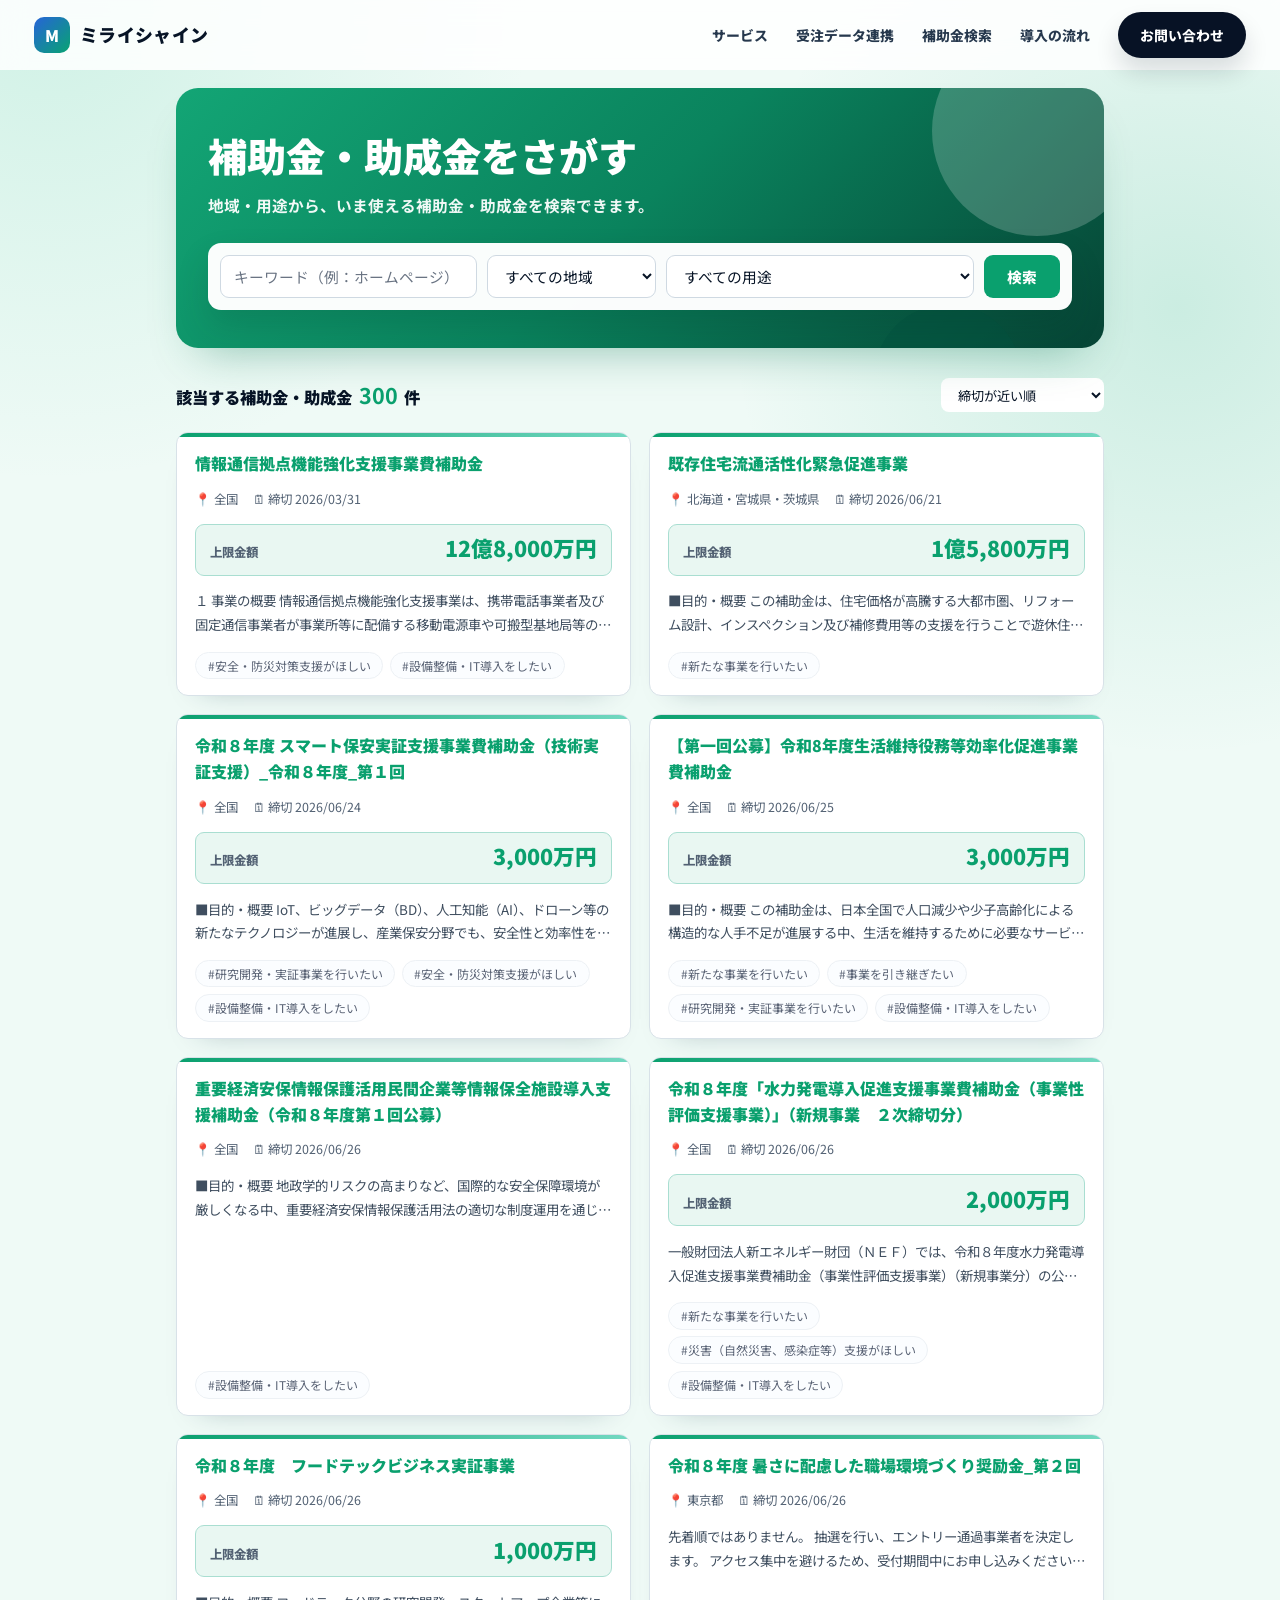
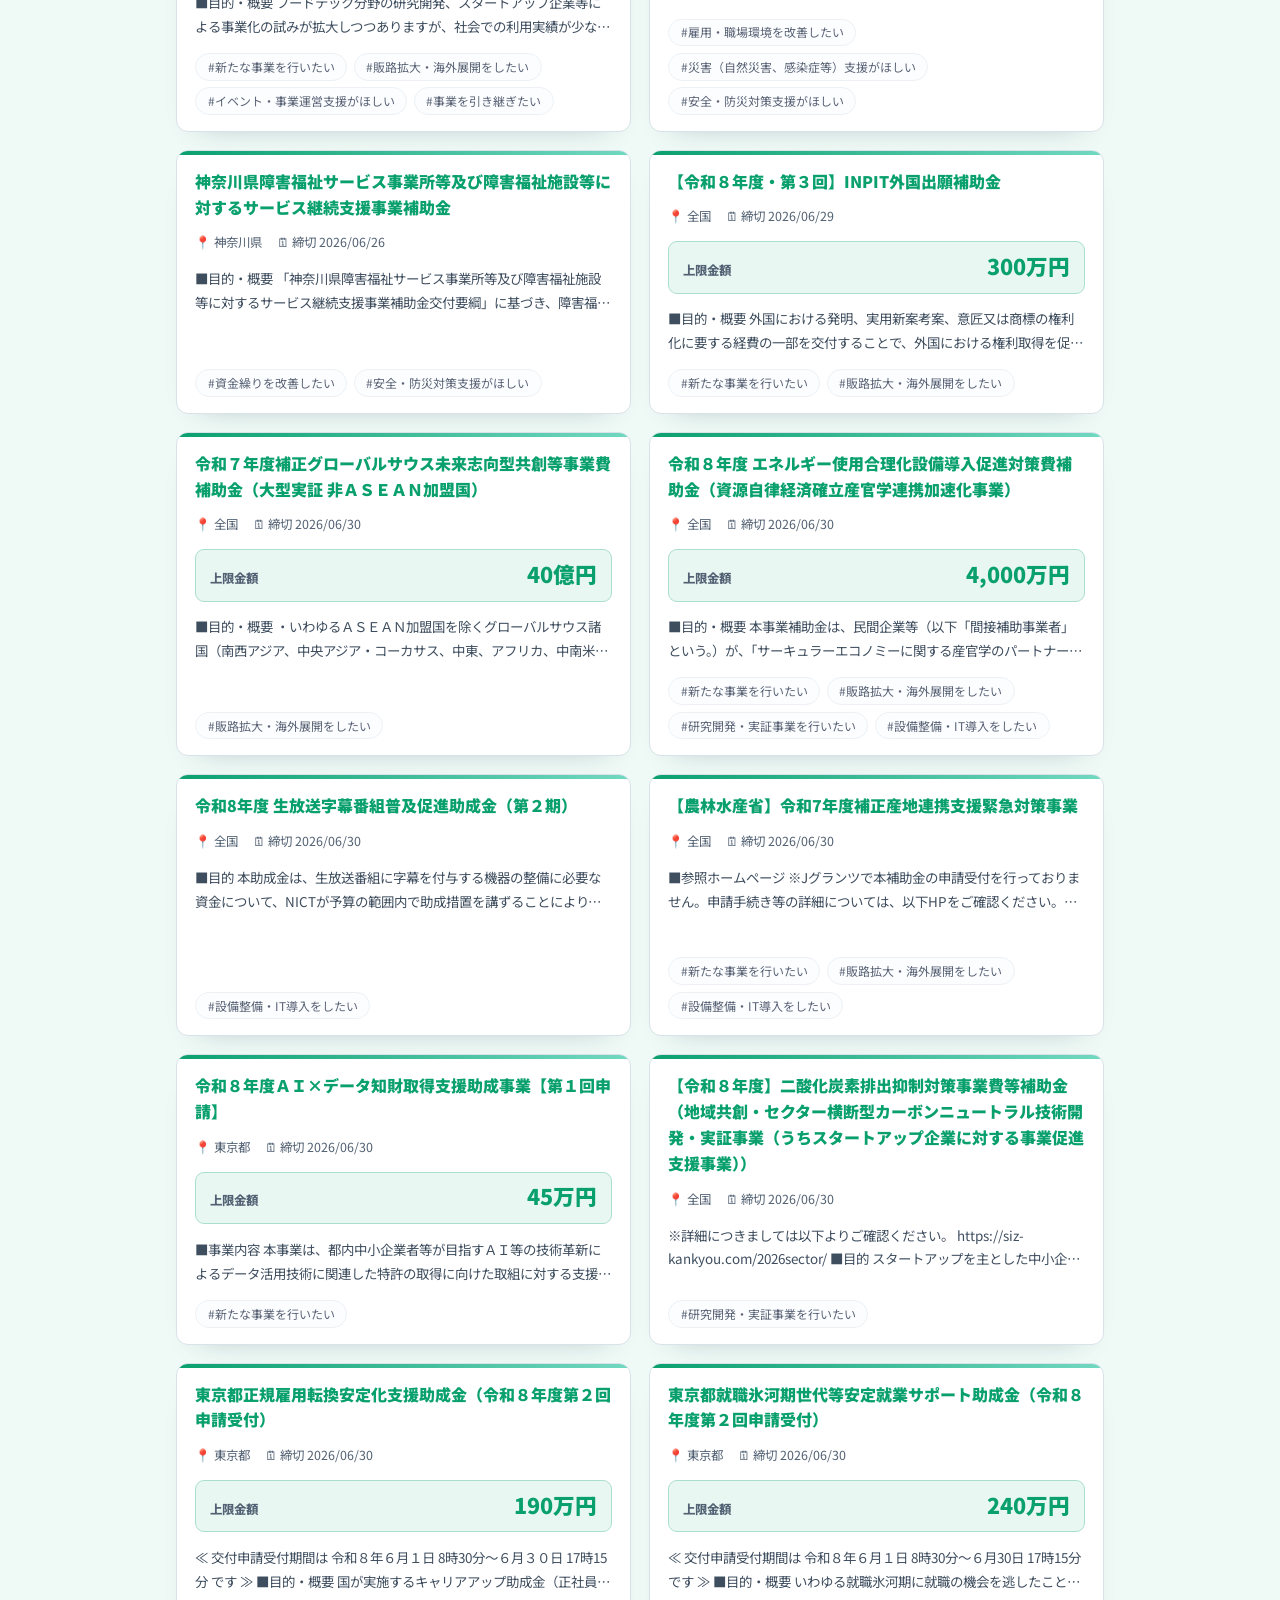
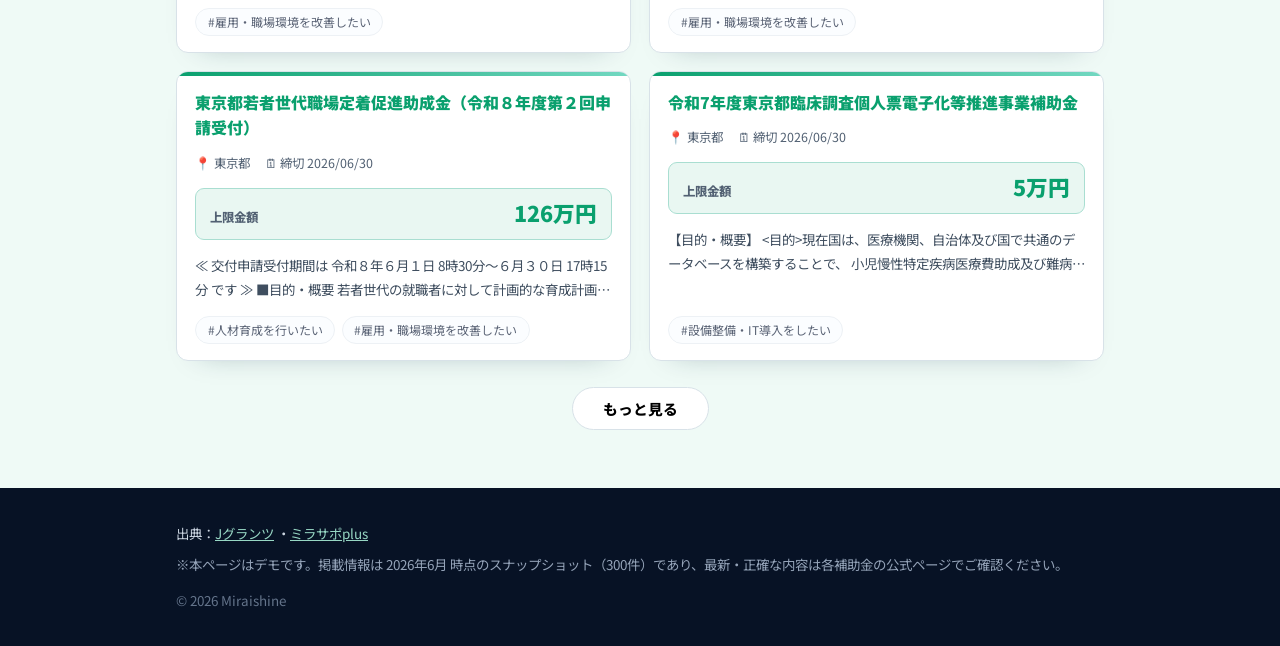
<file: index.html>
<!DOCTYPE html>
<html lang="ja">
<head>
  <meta charset="UTF-8" />
  <meta name="viewport" content="width=device-width, initial-scale=1.0" />
  <title>補助金・助成金検索 デモ｜ミライシャイン</title>
  <meta name="description" content="ミライシャインの補助金検索サービスのデモ。地域・用途・キーワードから補助金・助成金を検索できます。" />
  <meta name="robots" content="noindex, nofollow" />
  <link rel="preconnect" href="https://fonts.googleapis.com" />
  <link rel="preconnect" href="https://fonts.gstatic.com" crossorigin />
  <link href="https://fonts.googleapis.com/css2?family=Noto+Sans+JP:wght@400;500;700;900&display=swap" rel="stylesheet" />
  <link rel="stylesheet" href="assets/style.css" />
</head>
<body>
  <header class="site-header">
    <div class="header-shell">
      <a href="./" class="logo" aria-label="ミライシャイン ホーム">
        <span class="logo-mark">M</span>
        <span class="logo-text">ミライシャイン</span>
      </a>
      <nav class="site-nav" aria-label="グローバルナビゲーション">
        <a href="#service">サービス</a>
        <a href="#data">受注データ連携</a>
        <a href="#search">補助金検索</a>
        <a href="#flow">導入の流れ</a>
        <a href="#contact" class="contact-link">お問い合わせ</a>
      </nav>
    </div>
  </header>

  <main>
    <section class="hero" id="search">
      <div class="container">
        <div class="hero-card">
          <div class="hero-inner">
            <h1 class="hero-title">補助金・助成金をさがす</h1>
            <p class="hero-lead">地域・用途から、いま使える補助金・助成金を検索できます。</p>
            <form class="search-form" id="searchForm" autocomplete="off">
              <input type="text" id="kw" class="f-input" placeholder="キーワード（例：ホームページ）" aria-label="キーワード" />
              <select id="area" class="f-select" aria-label="地域"><option value="">すべての地域</option></select>
              <select id="purpose" class="f-select" aria-label="用途"><option value="">すべての用途</option></select>
              <button type="submit" class="f-btn">検索</button>
            </form>
          </div>
        </div>
      </div>
    </section>

    <section class="results">
      <div class="container">
        <div class="result-bar">
          <p class="result-count" id="resultCount">読み込み中...</p>
          <label class="sort">
            <span>並び替え</span>
            <select id="sort" class="f-select">
              <option value="deadline">締切が近い順</option>
              <option value="amount">上限金額が大きい順</option>
            </select>
          </label>
        </div>
        <ul class="card-list" id="cardList" aria-live="polite"></ul>
        <div class="empty" id="empty" hidden>該当する補助金・助成金は見つかりませんでした。条件を変えてお試しください。</div>
        <div class="more-wrap">
          <button class="more-btn" id="moreBtn" hidden>もっと見る</button>
        </div>
      </div>
    </section>
  </main>

  <footer class="site-footer">
    <div class="container">
      <p class="foot-credit">
        出典：<a href="https://www.jgrants-portal.go.jp/" target="_blank" rel="noopener">Jグランツ</a>
        ・<a href="https://mirasapo-plus.go.jp/" target="_blank" rel="noopener">ミラサポplus</a>
      </p>
      <p class="foot-note" id="footNote">
        本ページはデモです。掲載情報は取得時点のスナップショットであり、最新・正確な内容は各補助金の公式ページでご確認ください。
      </p>
      <p class="foot-copy">&copy; <span id="year"></span> Miraishine</p>
    </div>
  </footer>

  <script src="assets/app.js"></script>
</body>
</html>
</file>
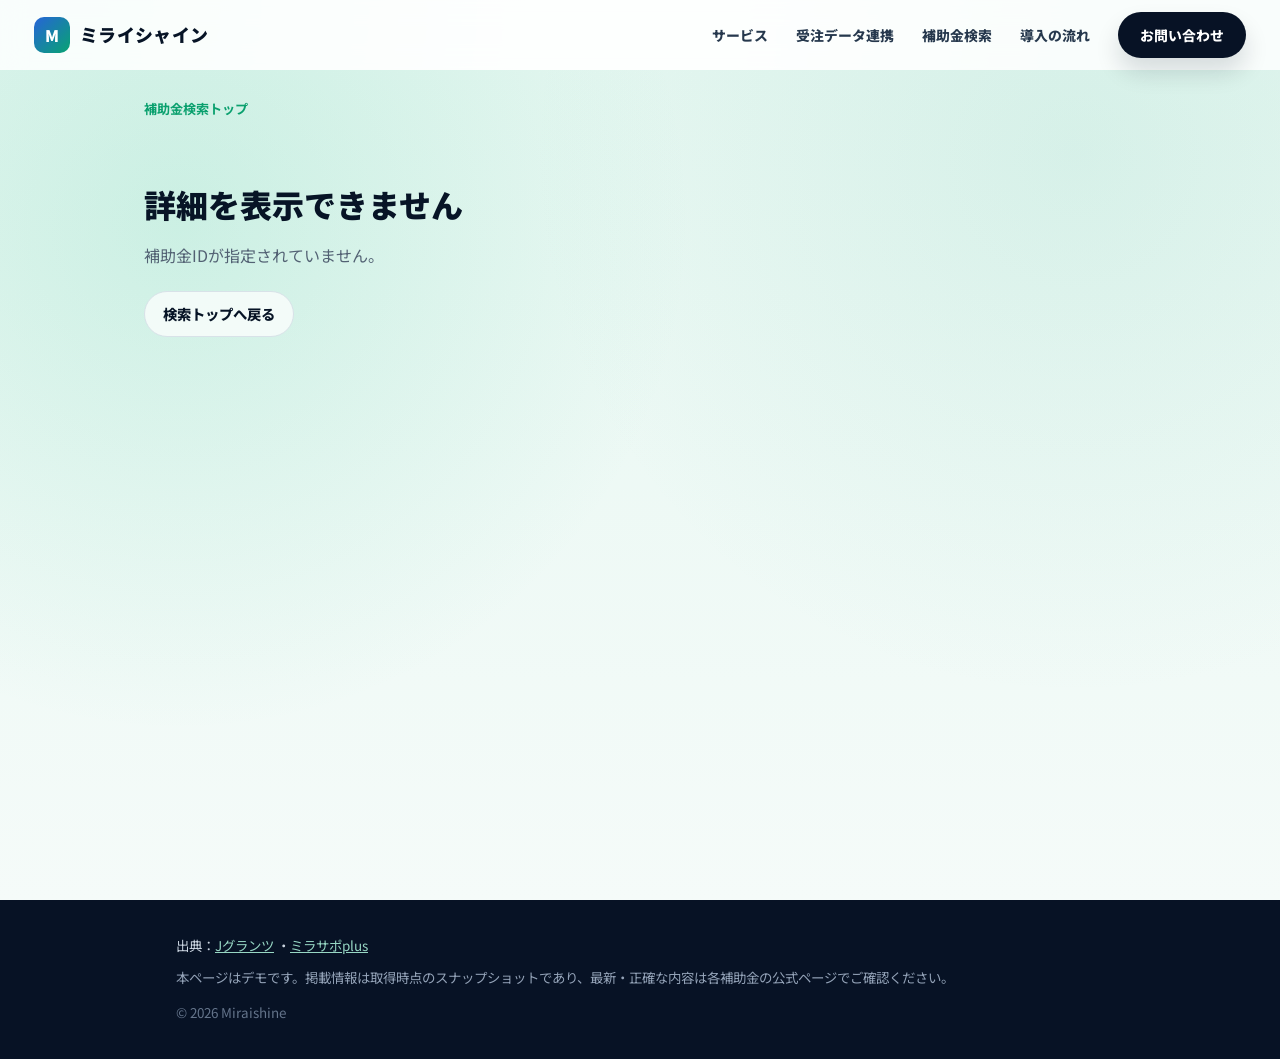
<file: detail.html>
<!DOCTYPE html>
<html lang="ja">
<head>
  <meta charset="UTF-8" />
  <meta name="viewport" content="width=device-width, initial-scale=1.0" />
  <title>補助金詳細｜ミライシャイン</title>
  <meta name="robots" content="noindex, nofollow" />
  <link rel="preconnect" href="https://fonts.googleapis.com" />
  <link rel="preconnect" href="https://fonts.gstatic.com" crossorigin />
  <link href="https://fonts.googleapis.com/css2?family=Noto+Sans+JP:wght@400;500;700;900&display=swap" rel="stylesheet" />
  <link rel="stylesheet" href="assets/style.css" />
</head>
<body>
  <header class="site-header">
    <div class="header-shell">
      <a href="./" class="logo" aria-label="ミライシャイン ホーム">
        <span class="logo-mark">M</span>
        <span class="logo-text">ミライシャイン</span>
      </a>
      <nav class="site-nav" aria-label="グローバルナビゲーション">
        <a href="#service">サービス</a>
        <a href="#data">受注データ連携</a>
        <a href="./">補助金検索</a>
        <a href="#flow">導入の流れ</a>
        <a href="#contact" class="contact-link">お問い合わせ</a>
      </nav>
    </div>
  </header>

  <main class="detail-page">
    <article class="detail-container" id="detailRoot">
      <p class="detail-loading">読み込み中...</p>
    </article>
  </main>

  <footer class="site-footer">
    <div class="container">
      <p class="foot-credit">
        出典：<a href="https://www.jgrants-portal.go.jp/" target="_blank" rel="noopener">Jグランツ</a>
        ・<a href="https://mirasapo-plus.go.jp/" target="_blank" rel="noopener">ミラサポplus</a>
      </p>
      <p class="foot-note" id="footNote">
        本ページはデモです。掲載情報は取得時点のスナップショットであり、最新・正確な内容は各補助金の公式ページでご確認ください。
      </p>
      <p class="foot-copy">&copy; <span id="year"></span> Miraishine</p>
    </div>
  </footer>

  <script src="assets/detail.js"></script>
</body>
</html>
</file>
<file: assets/style.css>
:root {
  --hj: #0aa06e;
  --hj-deep: #006248;
  --hj-dark: #083f34;
  --ink: #071426;
  --ink-soft: #526173;
  --line: #d8e2e8;
  --line-green: #a9ded1;
  --panel: #ffffff;
  --bg: #effaf6;
  --bg-soft: #f7fbfa;
  --mint: #e9f7f2;
  --radius: 18px;
}

* { box-sizing: border-box; margin: 0; padding: 0; }

html { scroll-behavior: smooth; }

body {
  font-family: "Noto Sans JP", system-ui, sans-serif;
  color: var(--ink);
  background:
    radial-gradient(circle at 4% 0%, rgba(97, 211, 172, .22), transparent 30rem),
    radial-gradient(circle at 92% 8%, rgba(40, 177, 132, .18), transparent 28rem),
    var(--bg);
  line-height: 1.75;
  -webkit-font-smoothing: antialiased;
}

a { color: inherit; }

.container {
  width: min(928px, calc(100% - 32px));
  margin-inline: auto;
}

/* Header */
.site-header {
  background: rgba(255, 255, 255, .86);
  backdrop-filter: blur(12px);
}

.header-shell {
  width: calc(100% - 68px);
  max-width: 1212px;
  height: 70px;
  margin-inline: auto;
  display: flex;
  align-items: center;
  justify-content: space-between;
  gap: 24px;
}

.logo {
  display: inline-flex;
  align-items: center;
  gap: 10px;
  font-weight: 900;
  text-decoration: none;
  white-space: nowrap;
}

.logo-mark {
  width: 36px;
  height: 36px;
  border-radius: 10px;
  display: grid;
  place-items: center;
  color: #fff;
  font-weight: 900;
  letter-spacing: .02em;
  background: linear-gradient(135deg, #2764d8 0%, #08a372 100%);
}

.logo-text {
  font-size: 1.12rem;
  letter-spacing: .02em;
}

.site-nav {
  display: flex;
  align-items: center;
  gap: 28px;
  font-size: .87rem;
  font-weight: 800;
  color: #26384d;
}

.site-nav a {
  text-decoration: none;
}

.site-nav a:hover {
  color: var(--hj);
}

.contact-link {
  color: #fff !important;
  background: #071225;
  padding: 11px 22px;
  border-radius: 999px;
  box-shadow: 0 14px 24px rgba(7, 18, 37, .14);
}

/* Hero + search */
.hero {
  padding: 18px 0 28px;
}

.hero-card {
  position: relative;
  overflow: hidden;
  min-height: 255px;
  border-radius: 22px;
  color: #fff;
  background:
    linear-gradient(135deg, #13a575 0%, #0a835d 49%, #064435 100%);
  box-shadow: 0 24px 44px -24px rgba(0, 113, 76, .42);
}

.hero-card::before,
.hero-card::after {
  content: "";
  position: absolute;
  border-radius: 50%;
  pointer-events: none;
}

.hero-card::before {
  width: 210px;
  height: 210px;
  right: -38px;
  top: -62px;
  background: rgba(255, 255, 255, .2);
}

.hero-card::after {
  width: 148px;
  height: 148px;
  right: 82px;
  bottom: -104px;
  background: rgba(3, 83, 65, .46);
}

.hero-inner {
  position: relative;
  z-index: 1;
  padding: 43px 32px 38px;
}

.hero-title {
  font-size: clamp(2rem, 4vw, 2.45rem);
  line-height: 1.25;
  font-weight: 900;
  letter-spacing: 0;
}

.hero-lead {
  color: rgba(255, 255, 255, .94);
  margin: 12px 0 24px;
  font-size: .98rem;
  font-weight: 700;
}

.search-form {
  display: grid;
  grid-template-columns: minmax(210px, 1.25fr) minmax(160px, .82fr) minmax(240px, 1.5fr) 76px;
  gap: 10px;
  align-items: stretch;
  width: min(864px, 100%);
  background: rgba(255, 255, 255, .98);
  border-radius: 13px;
  padding: 12px;
  box-shadow: 0 16px 32px rgba(3, 47, 37, .16);
}

.f-input,
.f-select {
  min-width: 0;
  min-height: 42px;
  padding: 9px 13px;
  border: 1px solid #cfd9e2;
  border-radius: 9px;
  font-size: .92rem;
  font-family: inherit;
  color: var(--ink);
  background: #fff;
}

.f-input::placeholder {
  color: #6a7483;
}

.f-input:focus,
.f-select:focus {
  outline: 0;
  border-color: var(--hj);
  box-shadow: 0 0 0 3px rgba(10, 160, 110, .16);
}

.f-select {
  cursor: pointer;
}

.f-btn {
  min-height: 42px;
  border: 0;
  border-radius: 9px;
  background: var(--hj);
  color: #fff;
  font-weight: 800;
  font-size: .92rem;
  font-family: inherit;
  cursor: pointer;
  transition: transform .15s, filter .15s;
}

.f-btn:hover {
  filter: brightness(1.06);
}

.f-btn:active {
  transform: translateY(1px);
}

/* Results bar */
.results {
  padding: 0 0 58px;
}

.result-bar {
  display: flex;
  align-items: center;
  justify-content: space-between;
  gap: 16px;
  margin-bottom: 18px;
}

.result-count {
  font-size: 1.02rem;
  font-weight: 900;
  letter-spacing: 0;
}

.result-count strong {
  color: var(--hj);
  font-size: 1.35rem;
  margin: 0 .16rem;
}

.sort {
  display: inline-flex;
  align-items: center;
}

.sort span {
  position: absolute;
  width: 1px;
  height: 1px;
  overflow: hidden;
  clip: rect(0, 0, 0, 0);
  white-space: nowrap;
}

.sort .f-select {
  min-width: 146px;
  min-height: 34px;
  padding-block: 5px;
  border: 0;
  border-radius: 8px;
  font-size: .82rem;
}

/* Cards */
.card-list {
  list-style: none;
  display: grid;
  grid-template-columns: repeat(2, minmax(0, 1fr));
  gap: 18px;
}

.card-list > li {
  min-width: 0;
}

.card {
  position: relative;
  display: flex;
  flex-direction: column;
  height: 100%;
  min-height: 262px;
  border: 1px solid var(--line);
  border-radius: 12px;
  padding: 18px 18px 16px;
  background: var(--panel);
  color: inherit;
  text-decoration: none;
  overflow: hidden;
  cursor: pointer;
  box-shadow: 0 14px 28px -24px rgba(8, 44, 62, .38);
  transition: box-shadow .18s, transform .18s, border-color .18s;
}

.card::before {
  content: "";
  position: absolute;
  top: 0;
  left: 0;
  right: 0;
  height: 4px;
  background: linear-gradient(90deg, var(--hj), #72d8c1);
}

.card:hover {
  transform: translateY(-2px);
  border-color: rgba(10, 160, 110, .35);
  box-shadow: 0 20px 34px -22px rgba(8, 44, 62, .5);
}

.card:focus-visible {
  outline: 2px solid var(--hj);
  outline-offset: 3px;
}

.card-badge {
  display: none;
}

.card-title {
  color: var(--hj);
  font-size: 1rem;
  line-height: 1.62;
  font-weight: 900;
  margin: 0 0 .72rem;
}

.card-sub {
  display: flex;
  flex-wrap: wrap;
  gap: .3rem .92rem;
  color: var(--ink-soft);
  font-size: .78rem;
  margin-bottom: .82rem;
}

.card-sub span {
  display: inline-flex;
  align-items: center;
  gap: .25rem;
}

.card-amount {
  display: flex;
  align-items: baseline;
  justify-content: space-between;
  gap: .5rem;
  background: var(--mint);
  border: 1px solid var(--line-green);
  border-radius: 9px;
  padding: .67rem .9rem;
  margin-bottom: .85rem;
}

.card-amount .lbl {
  font-size: .78rem;
  color: var(--ink-soft);
  font-weight: 800;
}

.card-amount .val {
  color: var(--hj);
  font-size: 1.35rem;
  line-height: 1.2;
  font-weight: 900;
  white-space: nowrap;
}

.card-summary {
  color: #3f4e5f;
  font-size: .84rem;
  line-height: 1.78;
  margin-bottom: .9rem;
  display: -webkit-box;
  -webkit-line-clamp: 2;
  -webkit-box-orient: vertical;
  overflow: hidden;
}

.card-tags {
  list-style: none;
  display: flex;
  flex-wrap: wrap;
  gap: .42rem;
  margin-top: auto;
}

.card-tags li {
  max-width: 100%;
  color: #5b6476;
  background: #fbfdff;
  border: 1px solid #edf1f5;
  border-radius: 999px;
  padding: .24rem .72rem;
  font-size: .75rem;
  line-height: 1.5;
}

.card-link,
.card-more {
  display: none;
}

.empty {
  text-align: center;
  color: var(--ink-soft);
  padding: 40px 0;
}

.more-wrap {
  text-align: center;
  margin-top: 26px;
}

.more-btn {
  padding: 10px 30px;
  border: 1px solid var(--line);
  border-radius: 999px;
  background: #fff;
  font-weight: 800;
  font-size: .92rem;
  font-family: inherit;
  cursor: pointer;
}

.more-btn:hover {
  border-color: var(--hj);
  color: var(--hj);
}

/* Detail page */
.detail-page {
  min-height: calc(100vh - 70px);
  padding: 28px 0 72px;
  background:
    radial-gradient(circle at 14% 18%, rgba(69, 202, 158, .18), transparent 32rem),
    radial-gradient(circle at 84% 10%, rgba(91, 191, 165, .12), transparent 34rem),
    linear-gradient(180deg, #e6f7f1 0%, #f5fbf9 100%);
}

.detail-container {
  width: min(992px, calc(100% - 32px));
  margin-inline: auto;
}

.breadcrumb {
  display: flex;
  align-items: center;
  gap: 10px;
  min-width: 0;
  margin-bottom: 18px;
  color: #597184;
  font-size: .82rem;
  font-weight: 700;
}

.breadcrumb a {
  color: var(--hj);
  text-decoration: none;
}

.breadcrumb a:hover {
  text-decoration: underline;
}

.breadcrumb span:last-child {
  overflow: hidden;
  text-overflow: ellipsis;
  white-space: nowrap;
}

.detail-header {
  margin-bottom: 18px;
}

.detail-header h1,
.detail-empty h1 {
  max-width: 940px;
  color: var(--ink);
  font-size: clamp(1.75rem, 3.3vw, 2rem);
  line-height: 1.45;
  font-weight: 900;
  letter-spacing: 0;
}

.detail-table {
  display: grid;
  max-width: 928px;
  overflow: hidden;
  border: 1px solid rgba(216, 226, 232, .72);
  border-radius: 10px;
  background: rgba(255, 255, 255, .42);
  margin: 0 0 28px;
}

.detail-row {
  display: grid;
  grid-template-columns: 278px 1fr;
  min-height: 48px;
}

.detail-row + .detail-row {
  border-top: 1px solid rgba(216, 226, 232, .72);
}

.detail-row dt {
  display: flex;
  align-items: center;
  background: rgba(247, 250, 252, .92);
  padding: 12px 14px;
  color: var(--ink);
  font-size: .9rem;
  font-weight: 900;
}

.detail-row dd {
  display: flex;
  align-items: center;
  flex-wrap: wrap;
  gap: 4px 10px;
  min-width: 0;
  padding: 12px 14px;
  color: #062033;
  font-size: .92rem;
}

.detail-row dd span {
  color: var(--hj);
}

.detail-summary {
  margin-top: 16px;
}

.detail-summary h2 {
  margin-bottom: 8px;
  color: var(--ink);
  font-size: 1.5rem;
  line-height: 1.4;
  font-weight: 900;
}

.summary-body {
  color: #092239;
  font-size: .98rem;
  line-height: 1.9;
}

.summary-body h3 {
  margin-top: 8px;
  color: var(--ink);
  font-size: .98rem;
  line-height: 1.8;
  font-weight: 900;
}

.summary-body h3:first-child {
  margin-top: 0;
}

.summary-body h3::before {
  content: "■";
  margin-right: 2px;
}

.summary-body p + p {
  margin-top: 8px;
}

.detail-actions {
  display: flex;
  flex-wrap: wrap;
  gap: 12px;
  margin-top: 28px;
}

.detail-back,
.detail-official {
  display: inline-flex;
  align-items: center;
  justify-content: center;
  min-height: 42px;
  padding: 9px 18px;
  border-radius: 999px;
  font-weight: 800;
  font-size: .9rem;
  text-decoration: none;
}

.detail-back {
  border: 1px solid var(--line);
  color: var(--ink);
  background: rgba(255, 255, 255, .72);
}

.detail-official {
  color: #fff;
  background: var(--hj);
}

.detail-empty {
  padding: 42px 0 20px;
}

.detail-empty p,
.detail-loading {
  margin: 14px 0 22px;
  color: var(--ink-soft);
}

/* Footer */
.site-footer {
  background: #071225;
  color: #cbd5e1;
  padding: 34px 0;
  font-size: .84rem;
}

.site-footer a {
  color: #97d7c4;
}

.foot-credit {
  margin-bottom: 8px;
}

.foot-note {
  color: #94a3b8;
  margin-bottom: 12px;
}

.foot-copy {
  color: #64748b;
}

@media (max-width: 900px) {
  .header-shell {
    width: min(928px, calc(100% - 32px));
  }

  .site-nav {
    gap: 16px;
  }

  .site-nav a:not(.contact-link) {
    display: none;
  }

  .search-form {
    grid-template-columns: 1fr 1fr;
  }

  .f-btn {
    grid-column: span 2;
  }
}

@media (max-width: 720px) {
  .hero {
    padding-top: 12px;
  }

  .hero-inner {
    padding: 34px 22px 28px;
  }

  .search-form {
    grid-template-columns: 1fr;
  }

  .f-btn {
    grid-column: auto;
  }

  .result-bar {
    align-items: flex-start;
    flex-direction: column;
  }

  .card-list {
    grid-template-columns: 1fr;
  }

  .detail-page {
    padding-top: 22px;
  }

  .breadcrumb {
    align-items: flex-start;
    flex-wrap: wrap;
  }

  .detail-row {
    grid-template-columns: 1fr;
  }

  .detail-row dt {
    padding-bottom: 6px;
  }

  .detail-row dd {
    padding-top: 7px;
  }
}

@media (max-width: 480px) {
  .header-shell {
    height: 62px;
  }

  .logo-text {
    font-size: 1rem;
  }

  .contact-link {
    padding: 9px 14px;
  }

  .hero-card {
    min-height: 0;
    border-radius: 18px;
  }

  .hero-title {
    font-size: 1.8rem;
  }

  .card {
    min-height: 0;
  }

  .card-amount {
    align-items: flex-start;
    flex-direction: column;
  }

  .detail-header h1,
  .detail-empty h1 {
    font-size: 1.48rem;
  }

  .summary-body {
    font-size: .92rem;
  }
}
</file>
